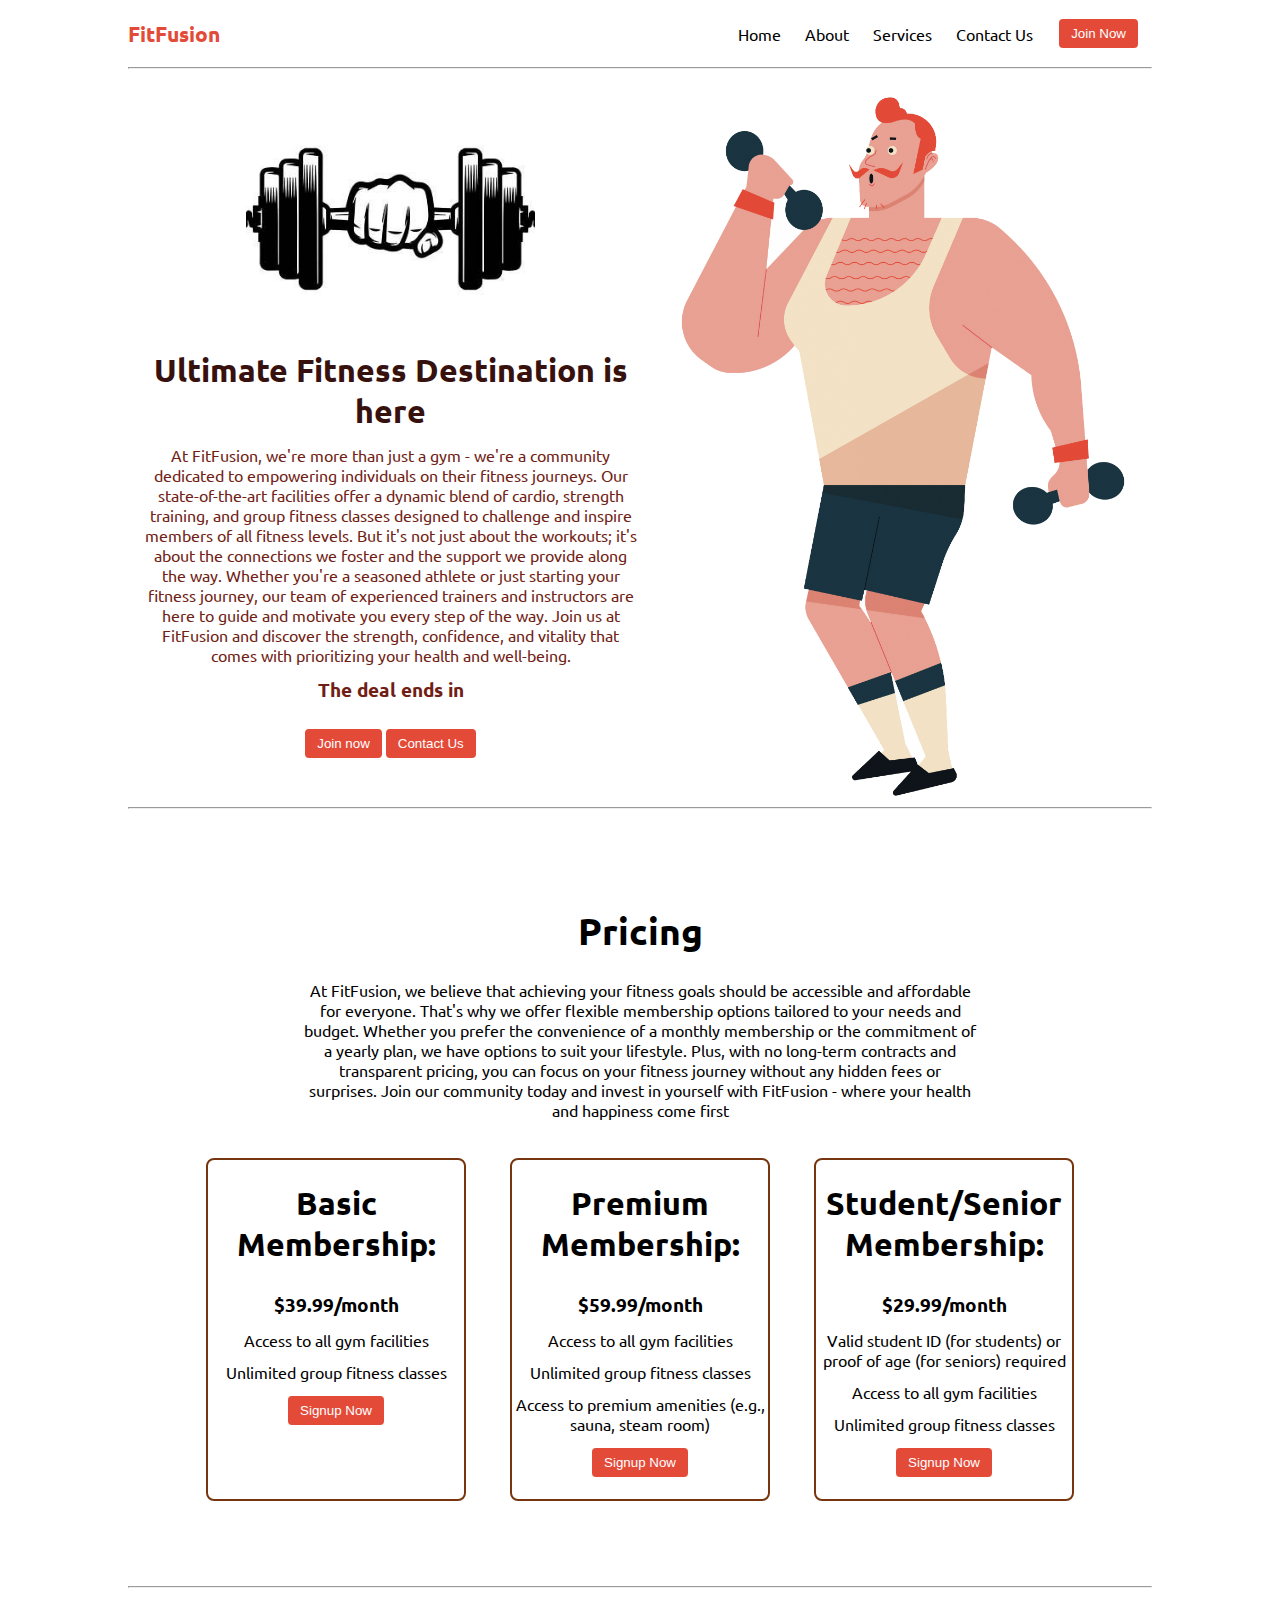
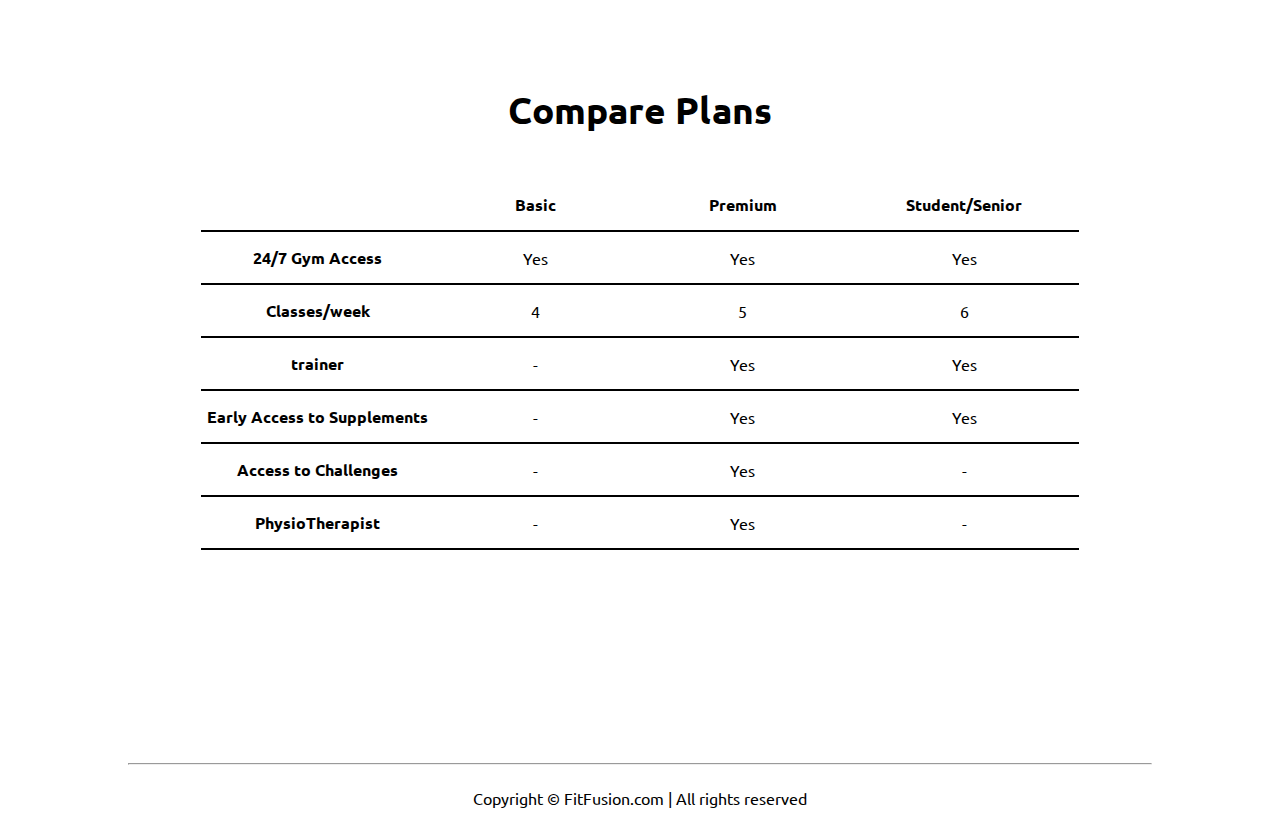
<file: task1/index.html>
<!DOCTYPE html>
<html lang="en">

<head>
    <meta charset="UTF-8">
    <meta http-equiv="X-UA-Compatible" content="IE=edge">
    <meta name="viewport" content="width=device-width, initial-scale=1.0">
    <title>FitFusion: Your Ultimate Fitness Destination</title>
    <link rel="stylesheet" href="style.css">
    <script src="timer.js"></script>
    <link rel="stylesheet" href="utils.css">
</head>

<body class='overflow-x-hidden'>
    <div class="container mx-auto">
        <header>
            <nav class="flex justify-between">
                <div class="logo font-bold flex items-center text-blue">FitFusion</div>
                <ul class="navbar flex items-center">
                    <li>Home</li>
                    <li>About</li>
                    <li>Services</li>
                    <li>Contact Us</li>
                    <li><button class="btn">Join Now</button></li>
                </ul>
            </nav>
            <hr>
        </header>
        <main class="min-h-screen">
            <section class="section1">
                <div class="flex">
                    <div class="topleft flex flex-col justify-center px-2">
                        <div class=" text-center">
                            <img class="dumbellimg" src="dumbell.png" alt="">
                        </div>
                        <h1 class="my-1 text-center">Ultimate Fitness Destination is here</h1>
                        <p class=" text-center">At FitFusion, we're more than just a gym - we're a community dedicated to empowering individuals on their fitness journeys. Our state-of-the-art facilities offer a dynamic blend of cardio, strength training, and group fitness classes designed to challenge and inspire members of all fitness levels. But it's not just about the workouts; it's about the connections we foster and the support we provide along the way. Whether you're a seasoned athlete or just starting your fitness journey, our team of experienced trainers and instructors are here to guide and motivate you every step of the way. Join us at FitFusion and discover the strength, confidence, and vitality that comes with prioritizing your health and well-being.</p>
                            <p class="deal text-center">The deal ends in <span id="demo"></span></p>
                            <div class="buttons">
                                <button class="btn">Join now</button>
                                <button class="btn">Contact Us</button>
                            </div>
                    </div>
                    <div class="topright flex justify-center">
                        <img class="gymimg" src="gym.png" alt="">
                    </div>
                </div>
            </section>
            <hr>
            <section class="section2">
                <h1 class="text-center my-2">Pricing</h1>
                <p class="my-2">At FitFusion, we believe that achieving your fitness goals should be accessible and affordable for everyone. That's why we offer flexible membership options tailored to your needs and budget. Whether you prefer the convenience of a monthly membership or the commitment of a yearly plan, we have options to suit your lifestyle. Plus, with no long-term contracts and transparent pricing, you can focus on your fitness journey without any hidden fees or surprises. Join our community today and invest in yourself with FitFusion - where your health and happiness come first</p>
                <div class="boxes flex justify-center">
                    <div class="box">
                        <h2>Basic Membership:</h2>
                        <ul>
                            <li class="highlighted">$39.99/month</li>
                            <li>Access to all gym facilities</li>
                            <li>Unlimited group fitness classes</li>
                            <li><button class="btn">Signup Now</button></li>
                        </ul>
                    </div>
                    
                    
                    <div class="box">
                        <h2>Premium Membership:</h2>
                        <ul>
                            <li class="highlighted">$59.99/month</li>
                            <li>Access to all gym facilities</li>
                            <li>Unlimited group fitness classes</li>
                            <li>Access to premium amenities (e.g., sauna, steam room)</li>
                            <li><button class="btn">Signup Now</button></li>
                        </ul>
                    </div>
                    
                    <div class="box">
                        <h2>Student/Senior Membership:
                        </h2>
                        <ul>
                            <li class="highlighted">$29.99/month
                            </li>
                            <li>Valid student ID (for students) or proof of age (for seniors) required</li>
                            <li>Access to all gym facilities</li>
                            <li>Unlimited group fitness classes</li>
                            <li><button class="btn">Signup Now</button></li>
                        </ul>
                    </div>
                    
                    

                </div>
            </section>
            <hr>
            <section class="section3">
                <h1 class="text-center my-2">Compare Plans</h1>
                <div class="container plantable">
                    <table class="table text-center">
                      <thead>
                        <tr>
                          <th></th><th>Basic</th>
                          <th>Premium</th>
                          <th>Student/Senior</th>
                        </tr>
                      </thead>
                      <tbody>
                        <tr>
                          <th scope="row" class="text-start">24/7 Gym Access</th>
                          <td>Yes</svg></td>
                          <td>Yes</svg></td>
                          <td>Yes</svg></td>
                        </tr>
                        <tr>
                          <th scope="row" class="text-start">Classes/week</th>
                          <td>4</td>
                          <td>5</svg></td>
                          <td>6</svg></td>
                        </tr>
                      </tbody>
              
                      <tbody>
                        <tr>
                          <th scope="row" class="text-start">trainer</th>
                          <td>-</svg></td>
                          <td>Yes</svg></td>
                          <td>Yes</svg></td>
                        </tr>
                        <tr>
                          <th scope="row" class="text-start">Early Access to Supplements</th>
                          <td>-</td>
                          <td>Yes</svg></td>
                          <td>Yes</svg></td>
                        </tr>
                        <tr>
                          <th scope="row" class="text-start">Access to Challenges</th>
                          <td>-</td>
                          <td>Yes</svg></td>
                          <td>-</svg></td>
                        </tr>
                        <tr>
                          <th scope="row" class="text-start">PhysioTherapist</th>
                          <td>-</td>
                          <td>Yes</td>
                          <td>-</svg></td>
                        </tr>
                      </tbody>
                    </table>
            </section>
            <hr>
        </main>
        <footer>
            Copyright &copy; FitFusion.com | All rights reserved
        </footer>

    </div>
</body>

</html>
</file>
<file: task1/style.css>
@import url('https://fonts.googleapis.com/css2?family=Ubuntu:wght@300&display=swap');

*{
    margin: 0;
    padding: 0;
}

.container{
    max-width: 80vw;
    font-family: 'Ubuntu', sans-serif;
}

.navbar{
    display: flex;
    height: 67px;
}
.navbar li{
    list-style: none;
    margin: 0 12px;
    cursor: pointer;
}

.topleft{
    width: 50%;
}

.topright{ 
    width: 50%;
}

.section1{
   max-height: 100vh; 
   color: #711e15;
}

.section1 h1{
    color: #37110d;
    font-size: 2rem;
}

.logo{
    font-size: 1.3rem;
    cursor: pointer;
}

.dumbellimg{
    width: 289px;
}

.topright .gymimg{
    width: 466px;
}

.section2{
    padding: 73px;
}

.section2 h1{
    font-size: 2.3rem;
}

.section2 p{
    padding: 0 8vw;
    text-align: center;
}

.box{
    padding: 8px 0;
    margin: 12px 22px;
    min-width: 20vw;
    border: 2px solid rgb(120, 54, 16);
    border-radius: 8px;
    text-align: center;
}

.box h2{
    font-size: 2rem;
    padding: 15px 0;
}

.highlighted{
    font-size: 1.2rem;
    font-weight: bolder;
}

.box ul{
    list-style-type: none;
}

.box ul li{
   margin: 12px 2px;
}

.plantable{
    display: flex;
    justify-content: center;
    align-items: center;
}

.section3 table{
    width: 100%;
    margin-bottom: 140px;
    margin-top: 20px;
    border-collapse: collapse;
}

.section3 table th{ 
    width: 23vw; 
    border-bottom: 2px solid black;
    padding: 15px 0;
} 

.section3 table td{   
    border-bottom: 2px solid black; 
} 
 

.section3 h1{
    font-size: 2.3rem;
}

.section3{
    padding: 73px;
}

footer{
    padding: 23px;
    text-align: center;
}
.buttons{
    display: flex;
    justify-content: center;
    align-items: center;
    margin: 12px;
}

.deal{
    font-size: 1.2rem;
    font-weight: bolder;
    margin: 12px 0;
}
</file>
<file: task1/utils.css>
.min-h-screen{
    min-height: 100vh;
}

.bg-red{
    background-color: red;
}

.mx-auto{
    margin-left: auto;
    margin-right: auto;
}

.flex{
    display: flex;
}

.items-center{
    align-items: center;
}

.justify-between{
    justify-content: space-between;
}

.justify-center{
    justify-content: center;
}

.flex-col{
    flex-direction: column;
}

.font-bold{
    font-weight: bolder;
}

.my-1{
    margin-top: 13px;
    margin-bottom: 13px;
}

.my-2{
    margin-top: 26px;
    margin-bottom: 26px;
}

.px-2{
    padding-left: 13px;
    padding-right: 13px;
}

.text-blue{
    color: rgb(227 74 56);;
}

.btn{
    padding:7px 12px;
    border: 2px solid white;
    border-radius: 6px;
    cursor: pointer;
    color: white;
    background-color: rgb(227 74 56);;
}

.overflow-x-hidden{
    overflow-x: hidden;
}

.text-center{
    text-align: center;
}
</file>
